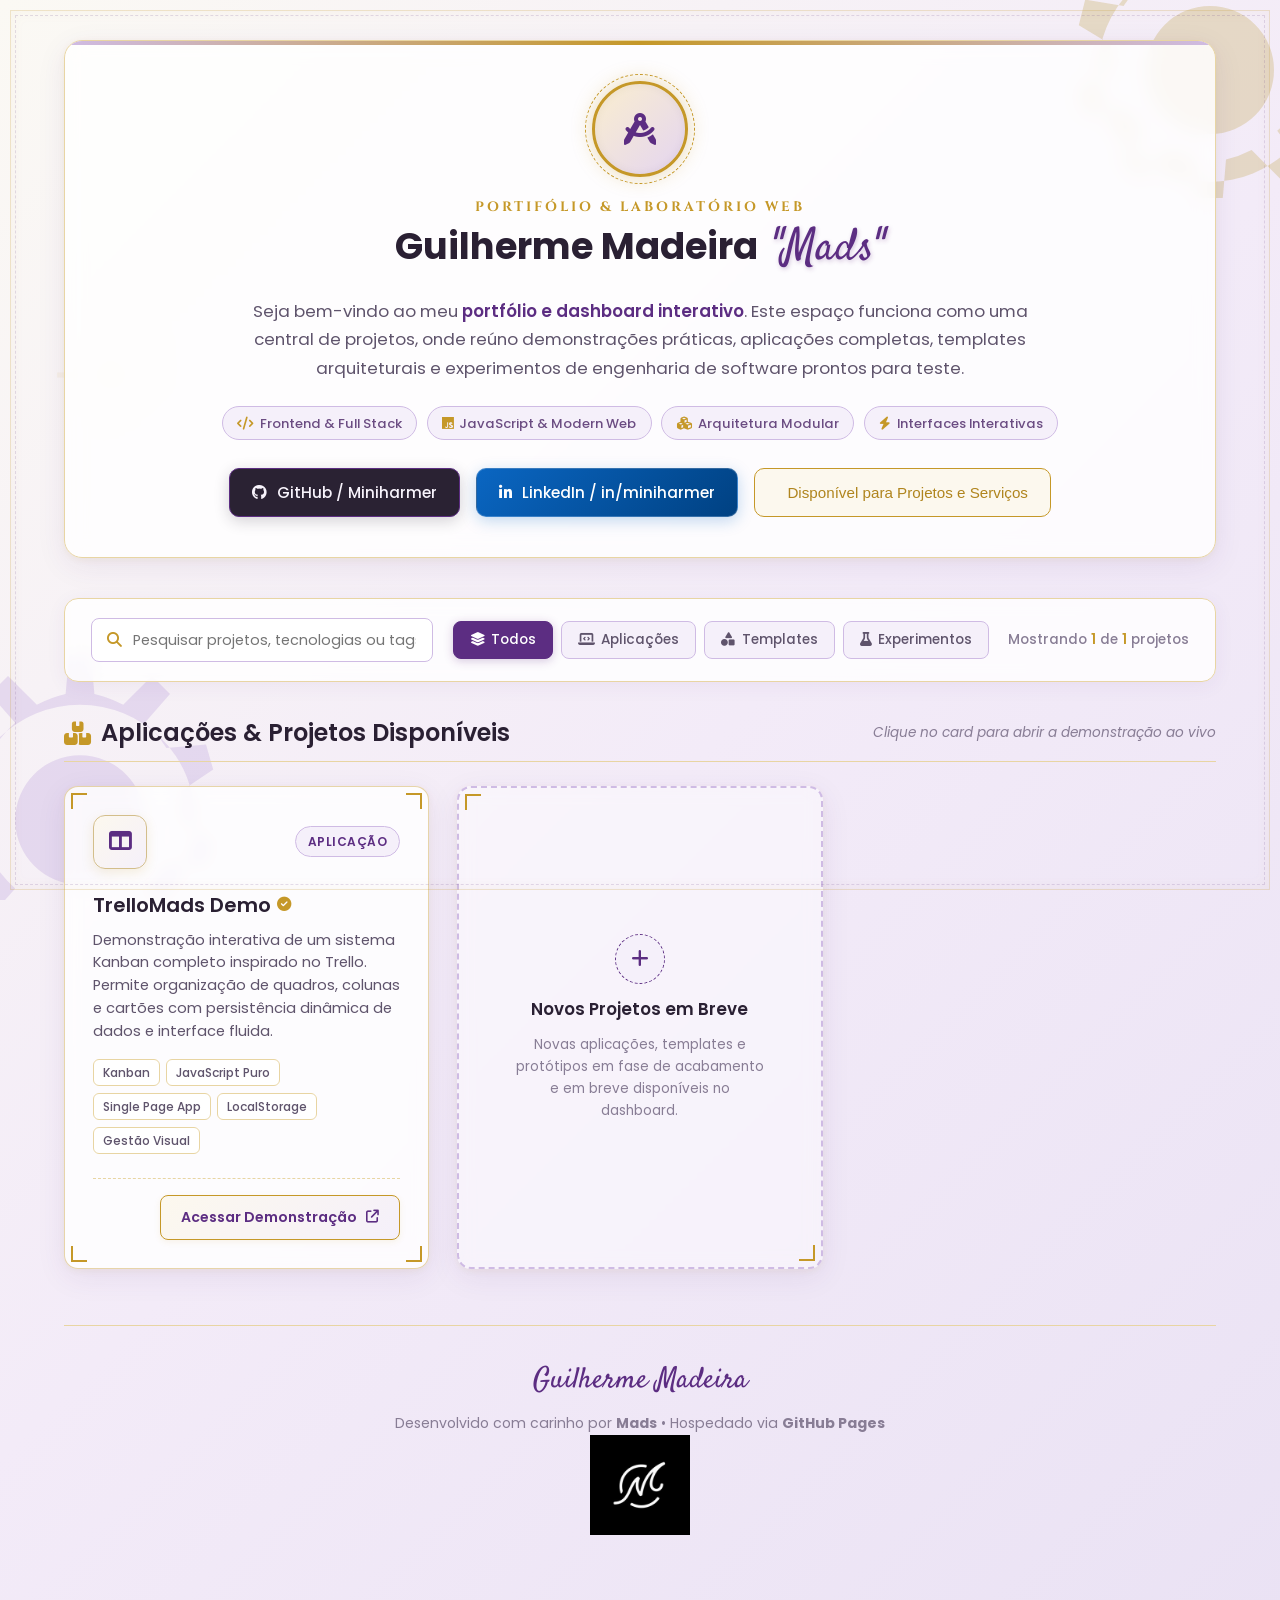
<file: index.html>
<!DOCTYPE html>
<html lang="pt-BR">

<head>
    <meta charset="UTF-8">
    <meta name="viewport" content="width=device-width, initial-scale=1.0">

    <!-- Título da Página & SEO para Recrutadores -->
    <title>Mads | Portfólio & Laboratório de Aplicações</title>
    <link rel="icon" type="image/x-icon" href="favicon.ico">
    <meta name="description"
        content="Portfólio interativo de Guilherme Madeira (Mads). Hub e dashboard de projetos de teste, aplicações web, templates e demonstrações técnicas.">
    <meta name="author" content="Guilherme Madeira (Mads)">

    <!-- Open Graph (Pré-visualização ao compartilhar no LinkedIn, WhatsApp, etc.) -->
    <meta property="og:title" content="Mads | Portfólio & Hub de Projetos">
    <meta property="og:description"
        content="Dashboard de aplicações e templates desenvolvidos por Guilherme Madeira (Mads).">
    <meta property="og:type" content="website">

    <!-- Google Fonts: Poppins (Texto limpo/moderno), Satisfy (Letra de mão elegante) e Cinzel (Toque vintage/clássico) -->
    <link rel="preconnect" href="https://fonts.googleapis.com">
    <link rel="preconnect" href="https://fonts.gstatic.com" crossorigin>
    <link
        href="https://fonts.googleapis.com/css2?family=Cinzel:wght@600;700;800&family=Poppins:wght@300;400;500;600;700&family=Satisfy&display=swap"
        rel="stylesheet">

    <!-- Font Awesome Icons (Ícones para projetos, redes sociais e interface) -->
    <link rel="stylesheet" href="https://cdnjs.cloudflare.com/ajax/libs/font-awesome/6.5.1/css/all.min.css">

    <!-- Folha de Estilos Principal (Pastel Steampunk / Dourado & Roxo) -->
    <link rel="stylesheet" href="./css/style.css">
</head>

<body>

    <!-- ======================================================================
         AMBIENTAÇÃO VINTAGE / STEAMPUNK DE FUNDO (Engrenagens sutis e moldura)
         ====================================================================== -->
    <div class="vintage-frame" aria-hidden="true"></div>

    <div class="steampunk-bg" aria-hidden="true">
        <!-- Engrenagem SVG decorativa superior direita -->
        <svg class="steampunk-gear-1" viewBox="0 0 100 100" fill="currentColor">
            <path
                d="M50,15 A35,35 0 1,0 50,85 A35,35 0 1,0 50,15 Z M50,30 A20,20 0 1,1 50,70 A20,20 0 1,1 50,30 Z M46,2 L54,2 L55,14 A36,36 0 0,1 63,17 L72,8 L78,14 L71,23 A36,36 0 0,1 77,30 L89,28 L91,36 L81,42 A36,36 0 0,1 81,50 L91,56 L89,64 L77,62 A36,36 0 0,1 71,69 L78,78 L72,84 L63,75 A36,36 0 0,1 55,78 L54,90 L46,90 L45,78 A36,36 0 0,1 37,75 L28,84 L22,78 L29,69 A36,36 0 0,1 23,62 L11,64 L9,56 L19,50 A36,36 0 0,1 19,42 L9,36 L11,28 L23,30 A36,36 0 0,1 29,23 L22,14 L28,8 L37,17 A36,36 0 0,1 45,14 Z" />
        </svg>

        <!-- Engrenagem SVG decorativa inferior esquerda -->
        <svg class="steampunk-gear-2" viewBox="0 0 100 100" fill="currentColor">
            <path
                d="M50,18 A32,32 0 1,0 50,82 A32,32 0 1,0 50,18 Z M50,32 A18,18 0 1,1 50,68 A18,18 0 1,1 50,32 Z M47,4 L53,4 L54,15 A33,33 0 0,1 62,18 L70,10 L75,15 L68,23 A33,33 0 0,1 74,30 L85,29 L87,36 L78,42 A33,33 0 0,1 78,50 L87,56 L85,63 L74,62 A33,33 0 0,1 68,69 L75,77 L70,82 L62,74 A33,33 0 0,1 54,77 L53,88 L47,88 L46,77 A33,33 0 0,1 38,74 L30,82 L25,77 L32,69 A33,33 0 0,1 26,62 L15,63 L13,56 L22,50 A33,33 0 0,1 22,42 L13,36 L15,29 L26,30 A33,33 0 0,1 32,23 L25,15 L30,10 L38,18 A33,33 0 0,1 46,15 Z" />
        </svg>

        <!-- Engrenagem lateral sutil -->
        <svg class="steampunk-gear-3" viewBox="0 0 100 100" fill="currentColor">
            <circle cx="50" cy="50" r="30" stroke="currentColor" stroke-width="4" fill="none" />
            <circle cx="50" cy="50" r="10" fill="currentColor" />
            <line x1="50" y1="5" x2="50" y2="95" stroke="currentColor" stroke-width="4" />
            <line x1="5" y1="50" x2="95" y2="50" stroke="currentColor" stroke-width="4" />
        </svg>
    </div>

    <!-- ======================================================================
         CONTEÚDO PRINCIPAL (CONTAINER)
         ====================================================================== -->
    <main class="container">

        <!-- ------------------------------------------------------------------
             SEÇÃO 1: CABEÇALHO / HERO (APRESENTAÇÃO & PERFIL DO MADS)
             ------------------------------------------------------------------ -->
        <header class="hero-header">
            <div class="hero-content">

                <!-- Avatar Temático com Selo de Latão Alquímico -->
                <div class="avatar-steampunk" title="Guilherme Madeira (Mads)">
                    <div class="avatar-gear-ring"></div>
                    <i class="fa-solid fa-compass-drafting"></i>
                </div>

                <!-- Título com Poppins + Caligrafia Feita à Mão -->
                <div class="hero-title-group">
                    <span class="hero-subtitle-top">Portifólio & Laboratório Web</span>
                    <h1 class="hero-main-title">
                        Guilherme Madeira <span class="hero-handwriting">"Mads"</span>
                    </h1>
                </div>

                <!-- Descrição e Objetivo do Portfólio (Focado em Recrutadores & Contratações) -->
                <p class="hero-bio">
                    Seja bem-vindo ao meu <strong>portfólio e dashboard interativo</strong>. Este espaço funciona como
                    uma central de projetos,
                    onde reúno demonstrações práticas, aplicações completas, templates arquiteturais e experimentos de
                    engenharia de software
                    prontos para teste.
                </p>

                <!-- Badges de Especialidades -->
                <div class="hero-badges">
                    <span class="hero-badge"><i class="fa-solid fa-code"></i> Frontend & Full Stack</span>
                    <span class="hero-badge"><i class="fa-brands fa-js"></i> JavaScript & Modern Web</span>
                    <span class="hero-badge"><i class="fa-solid fa-cubes"></i> Arquitetura Modular</span>
                    <span class="hero-badge"><i class="fa-solid fa-bolt"></i> Interfaces Interativas</span>
                </div>

                <!-- Botões de Acesso Rápido às Redes Sociais (GitHub e LinkedIn) -->
                <nav class="social-links" aria-label="Links sociais e profissionais">
                    <!-- Link do GitHub com usuário Miniharmer -->
                    <a href="https://github.com/Miniharmer" target="_blank" rel="noopener noreferrer"
                        class="social-btn github" title="Acessar perfil no GitHub de Guilherme Madeira">
                        <i class="fa-brands fa-github"></i>
                        <span>GitHub / Miniharmer</span>
                    </a>

                    <!-- Link do LinkedIn com usuário in/miniharmer -->
                    <a href="https://www.linkedin.com/in/miniharmer" target="_blank" rel="noopener noreferrer"
                        class="social-btn linkedin" title="Conectar no LinkedIn de Guilherme Madeira">
                        <i class="fa-brands fa-linkedin-in"></i>
                        <span>LinkedIn / in/miniharmer</span>
                    </a>

                    <!-- Botão de Notificação de Disponibilidade -->
                    <button type="button" class="social-btn status"
                        onclick="window.showToast('📧 Disponível para novas oportunidades e desafios!')"
                        title="Status Profissional">
                        <i class="fa-solid fa-sparkles"></i>
                        <span>Disponível para Projetos e Serviços</span>
                    </button>
                </nav>

            </div>
        </header>

        <!-- ------------------------------------------------------------------
             SEÇÃO 2: CONTROLES DO DASHBOARD (BUSCA & FILTROS DE PROJETOS)
             ------------------------------------------------------------------ -->
        <section class="dashboard-controls" aria-label="Filtros e busca do dashboard">
            <!-- Barra de Busca Instantânea -->
            <div class="search-wrapper">
                <i class="fa-solid fa-magnifying-glass"></i>
                <input type="text" id="projectSearch" class="search-input"
                    placeholder="Pesquisar projetos, tecnologias ou tags..." aria-label="Buscar projetos no dashboard">
            </div>

            <!-- Botões de Filtro por Categoria -->
            <div class="filter-group">
                <button type="button" class="filter-btn active" data-filter="all">
                    <i class="fa-solid fa-layer-group"></i> Todos
                </button>
                <button type="button" class="filter-btn" data-filter="app">
                    <i class="fa-solid fa-laptop-code"></i> Aplicações
                </button>
                <button type="button" class="filter-btn" data-filter="template">
                    <i class="fa-solid fa-shapes"></i> Templates
                </button>
                <button type="button" class="filter-btn" data-filter="experimento">
                    <i class="fa-solid fa-flask"></i> Experimentos
                </button>
            </div>

            <!-- Contador Dinâmico de Projetos Exibidos -->
            <div class="projects-counter">
                Mostrando <strong id="visibleProjectsCount">1</strong> de <strong id="totalProjectsCount">1</strong>
                projetos
            </div>
        </section>

        <!-- ------------------------------------------------------------------
             SEÇÃO 3: GRADE DE PROJETOS (DASHBOARD HUB)
             ------------------------------------------------------------------ -->
        <section aria-labelledby="sectionProjectsTitle">
            <div class="section-header">
                <h2 id="sectionProjectsTitle" class="section-title">
                    <i class="fa-solid fa-boxes-stacked"></i> Aplicações & Projetos Disponíveis
                </h2>
                <span class="section-hint">Clique no card para abrir a demonstração ao vivo</span>
            </div>

            <div class="projects-grid" id="projectsGrid">

                <!-- ==========================================================
                     PROJETO 1: TRELLOMADS DEMO
                     Demonstração do Sistema Kanban inspirado no Trello
                     ========================================================== -->
                <article class="project-card" data-category="app">
                    <!-- Cantos ornamentais clássicos estilo vintage -->
                    <div class="card-corners-extra" aria-hidden="true"></div>

                    <!-- Cabeçalho do Card (Ícone temático e Badge) -->
                    <div class="card-top">
                        <div class="card-icon-wrapper" title="Ícone Kanban / TrelloMads">
                            <i class="fa-solid fa-table-columns"></i>
                        </div>
                        <span class="card-category-badge">Aplicação</span>
                    </div>

                    <!-- Conteúdo do Card (Título, Descrição e Tags) -->
                    <div class="card-content">
                        <h3 class="card-title">
                            TrelloMads Demo
                            <i class="fa-solid fa-circle-check" style="color: var(--accent-gold); font-size: 0.9rem;"
                                title="Projeto Verificado & Pronto"></i>
                        </h3>
                        <p class="card-description">
                            Demonstração interativa de um sistema Kanban completo inspirado no Trello.
                            Permite organização de quadros, colunas e cartões com persistência dinâmica de dados e
                            interface fluida.
                        </p>
                        <div class="card-tags">
                            <span class="card-tag">Kanban</span>
                            <span class="card-tag">JavaScript Puro</span>
                            <span class="card-tag">Single Page App</span>
                            <span class="card-tag">LocalStorage</span>
                            <span class="card-tag">Gestão Visual</span>
                        </div>
                    </div>

                    <!-- Ação do Card (Link de redirecionamento para o projeto) -->
                    <div class="card-action">
                        <!-- O href aponta diretamente para a pasta do projeto trellomads-demo -->
                        <a href="trellomads-demo/index.html" class="card-link-btn"
                            title="Abrir demonstração do TrelloMads">
                            <span>Acessar Demonstração</span>
                            <i class="fa-solid fa-arrow-up-right-from-square"></i>
                        </a>
                    </div>
                </article>


                <!-- ==========================================================
                     🛠️ GUIA PARA O MADS: COMO ADICIONAR UM NOVO PROJETO AQUI!
                     ==========================================================
                     Quando você criar ou colar uma nova pasta de projeto aqui dentro
                     (por exemplo: "calculadora-retro" ou "ecommerce-template"),
                     basta COPIAR o modelo abaixo, descomentar e alterar:
                     
                     1. data-category="app" (ou "template", ou "experimento")
                     2. O ícone do Font Awesome (ex: fa-calculator, fa-cart-shopping)
                     3. O título e a descrição
                     4. As tags
                     5. O href="./SUA-NOVA-PASTA/index.html"
                     
                     O Javascript e o CSS vão reconhecer automaticamente!
                     ========================================================== -->

                <!-- [EXEMPLO DE TEMPLATE PRONTO PARA COPIAR E COLAR]:
                <article class="project-card" data-category="app">
                    <div class="card-corners-extra" aria-hidden="true"></div>
                    <div class="card-top">
                        <div class="card-icon-wrapper">
                            <i class="fa-solid fa-rocket"></i>
                        </div>
                        <span class="card-category-badge">Aplicação</span>
                    </div>
                    <div class="card-content">
                        <h3 class="card-title">Nome do Seu Novo Projeto</h3>
                        <p class="card-description">
                            Escreva aqui um breve resumo do que a aplicação faz, os desafios resolvidos e a utilidade.
                        </p>
                        <div class="card-tags">
                            <span class="card-tag">JavaScript</span>
                            <span class="card-tag">HTML5/CSS3</span>
                        </div>
                    </div>
                    <div class="card-action">
                        <a href="./sua-nova-pasta/index.html" class="card-link-btn">
                            <span>Acessar Demonstração</span>
                            <i class="fa-solid fa-arrow-up-right-from-square"></i>
                        </a>
                    </div>
                </article>
                -->

                <!-- Card Indicativo de Expansão Contínua (Slot Placeholder) -->
                <div class="project-card new-slot-card" aria-label="Espaço reservado para próximos projetos">
                    <div class="new-slot-content">
                        <div class="new-slot-icon">
                            <i class="fa-solid fa-plus"></i>
                        </div>
                        <h4 class="new-slot-title">Novos Projetos em Breve</h4>
                        <p class="new-slot-text">
                            Novas aplicações, templates e protótipos em fase de acabamento e em breve disponíveis no
                            dashboard.
                        </p>
                    </div>
                </div>

                <!-- Mensagem exibida caso a busca não retorne nada -->
                <div class="no-results" id="noResultsMessage">
                    <i class="fa-solid fa-compass"></i>
                    <h4>Nenhum projeto encontrado</h4>
                    <p>Tente buscar por outro termo, tecnologia ou selecione a categoria "Todos".</p>
                </div>

            </div>
        </section>

        <!-- ------------------------------------------------------------------
             SEÇÃO 4: RODAPÉ (CRÉDITOS & ASSINATURA)
             ------------------------------------------------------------------ -->
        <footer class="dashboard-footer">
            <div class="footer-content">
                <span class="footer-signature">Guilherme Madeira</span>
                <p class="footer-text">
                    Desenvolvido com carinho por <strong>Mads</strong> • Hospedado via <strong>GitHub Pages</strong><br>
                    <img src="favicon.ico" alt="Favicon" width="100" height="100" title="Guilherme Madeira">
                </p>
            </div>
        </footer>

    </main>

    <!-- Script Principal do Dashboard (Filtros, Busca e Efeitos) -->
    <script src="./js/main.js"></script>
</body>

</html>
</file>
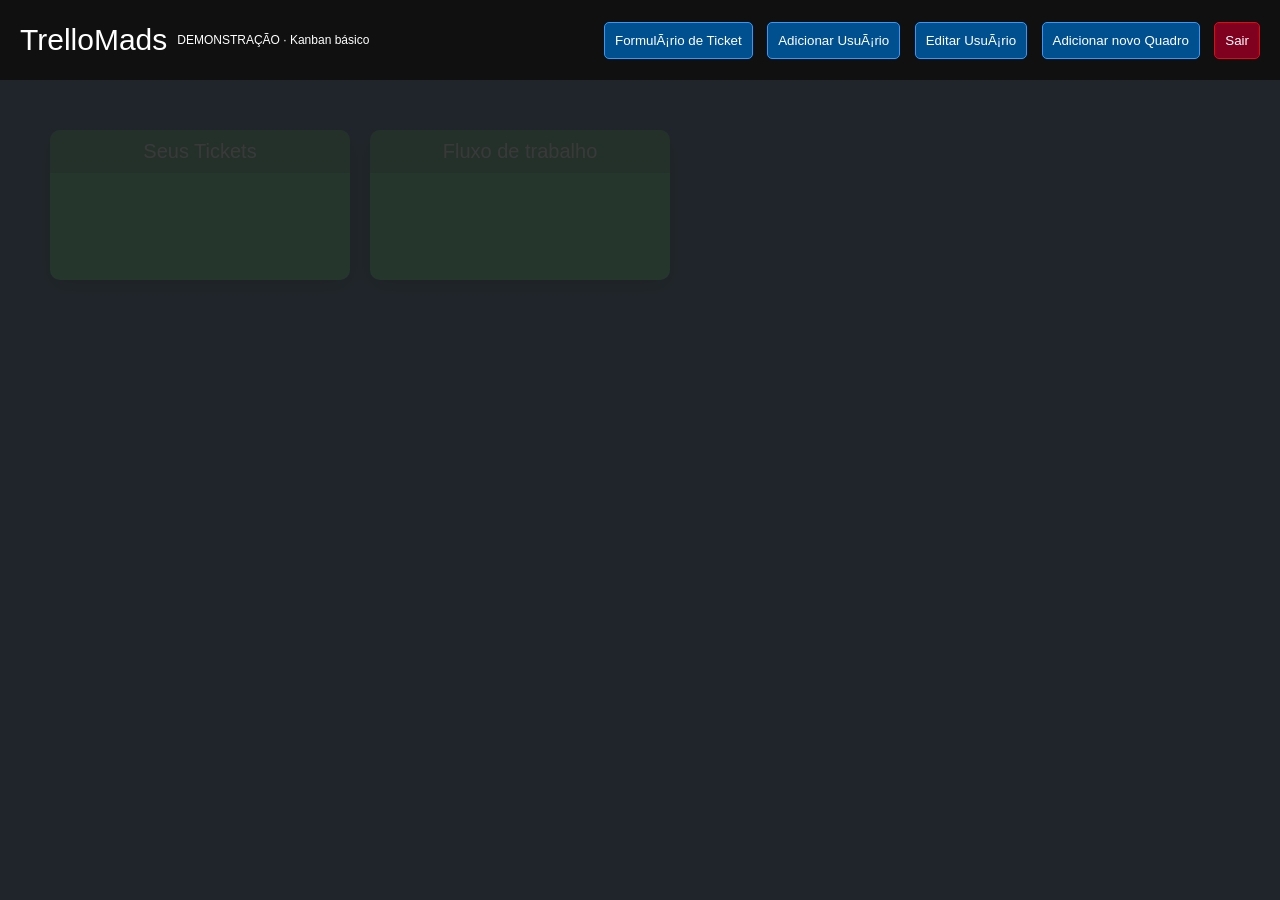
<file: trellomads-demo/index.html>
<!DOCTYPE html>
<html lang="pt-br">
<head>
    <meta charset="UTF-8">
    <meta name="viewport" content="width=device-width, initial-scale=1.0">
    <meta http-equiv="refresh" content="0;url=./dashboard.html">
    <title>TrelloMads | Demonstração</title>
</head>
<body>
    <p><a href="./dashboard.html">Abrir demonstração TrelloMads</a></p>
</body>
</html>
</file>
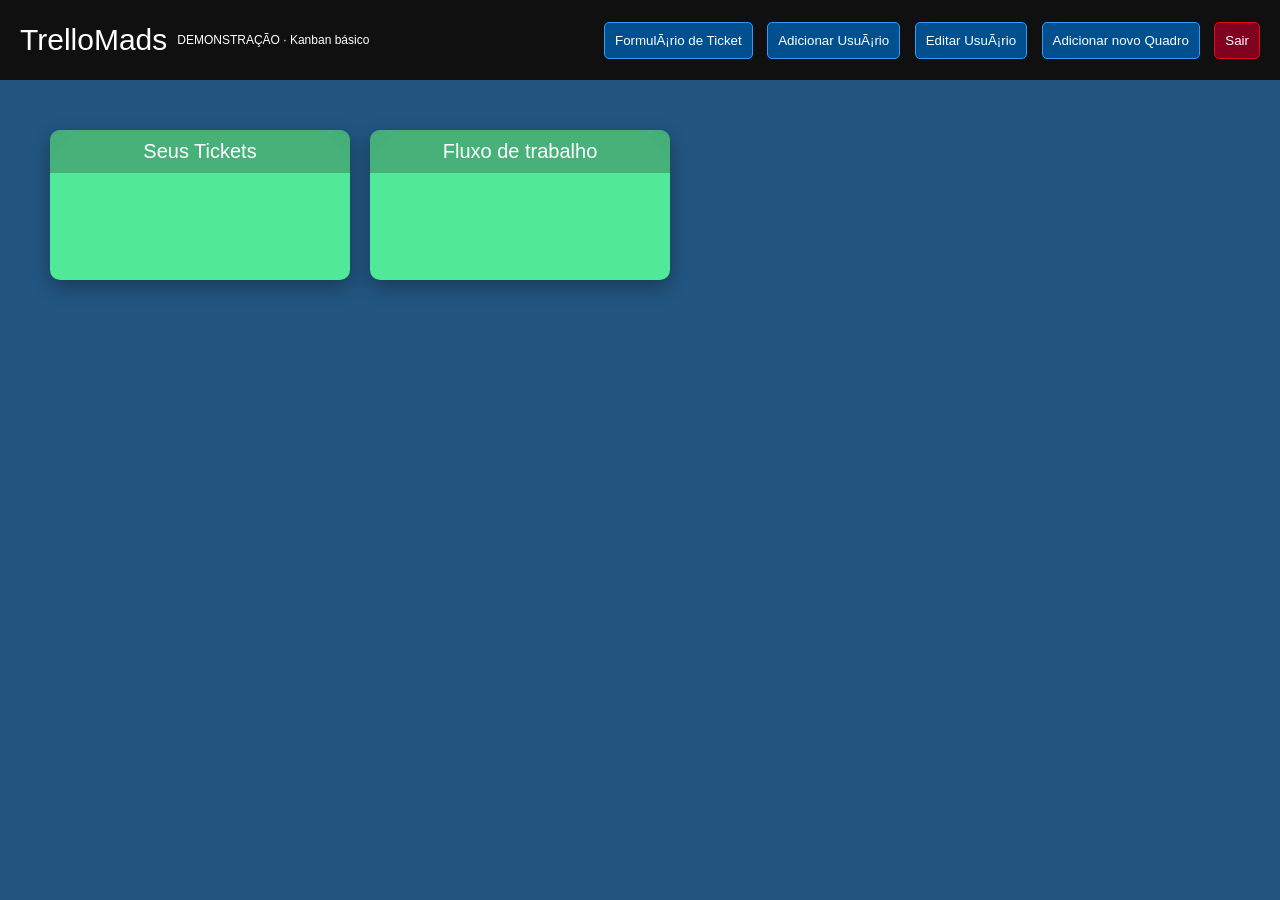
<file: trellomads-demo/dashboard.html>
<!DOCTYPE html>
<html lang="pt-br">
<head>
    <meta charset="UTF-8">
    <meta name="viewport" content="width=device-width, initial-scale=1.0">
    <meta name="description" content="Sistema de Kanban básico para controle de fluxo. Demonstração TrelloMads.">
    <title>TrelloMads | Demonstração</title>
    <link rel="stylesheet" href="../css/dashboard.css">
</head>
<body>
    <div id="fundoLS" class="opacidade1"><div id="iconLS"></div></div>
    <main id="main-content"></main>
    <script src="./demo-api.js"></script>
    <script type="module" src="./dashboard.js"></script>
</body>
</html>
</file>
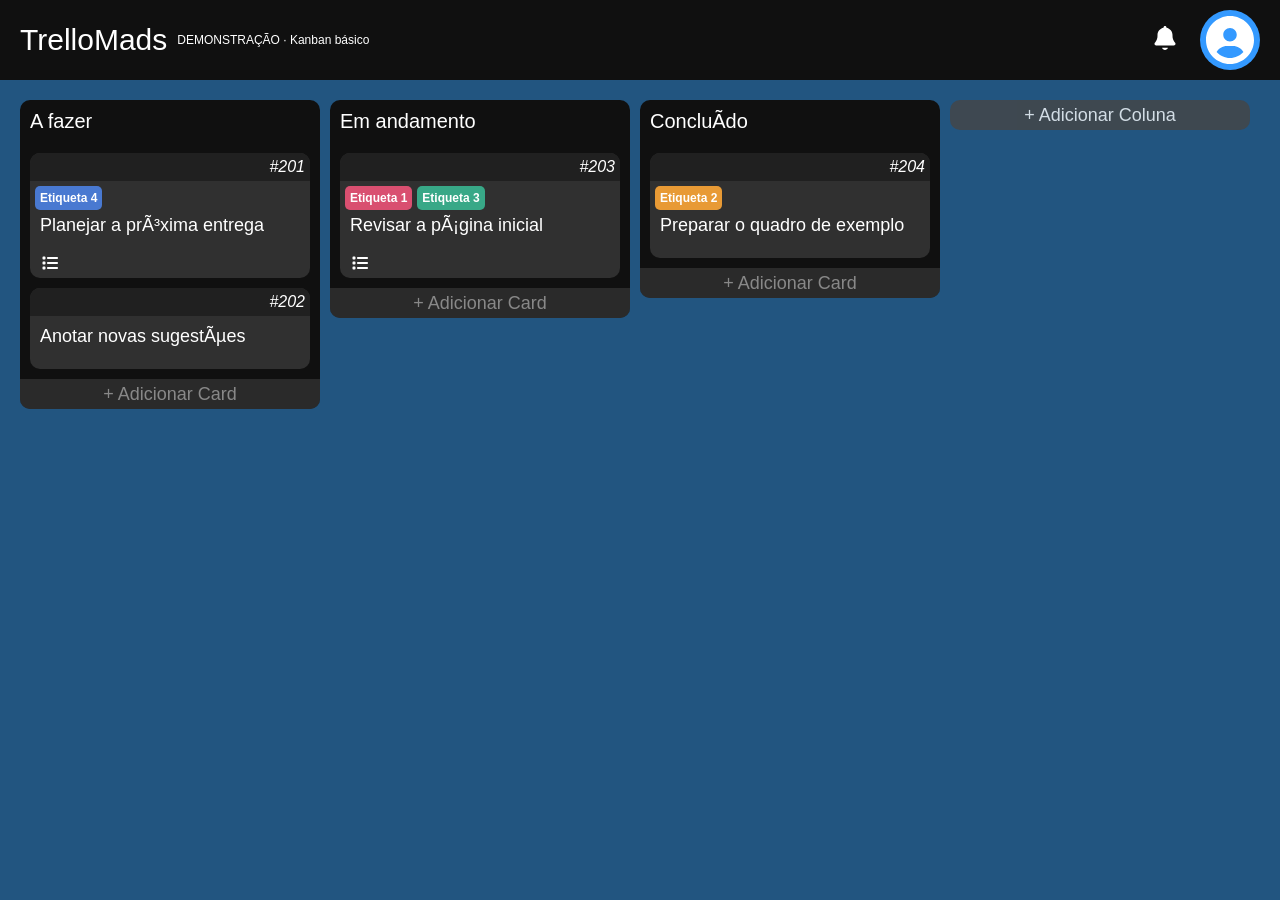
<file: trellomads-demo/quadro.html>
<!DOCTYPE html>
<html lang="pt-br">
<head>
    <meta charset="UTF-8">
    <meta name="viewport" content="width=device-width, initial-scale=1.0">
    <meta name="description" content="Quadro de demonstração de um sistema Kanban básico.">
    <title>TrelloMads | Demonstração do quadro</title>
    <link rel="stylesheet" href="../css/quadro.css">
</head>
<body data-page="board">
    <div id="fundoLS" class="opacidade1"><div id="iconLS"></div></div>
    <div id="smfundoLS" class="opacidade1" style="display:none"><div id="smiconLS"></div></div>
    <main id="main-content"></main>
    <script src="./demo-api.js"></script>
    <script type="module" src="./quadro.js"></script>
</body>
</html>
</file>
<file: css/style.css>
/* ==========================================================================
   PORTFÓLIO & DASHBOARD - GUILHERME MADEIRA (MADS)
   Tema: Retro Vintage / Steampunk & Fantasia (Dourado & Roxo Pastel)
   ========================================================================== */

/* --------------------------------------------------------------------------
   1. VARIÁVEIS DE CORES & CONFIGURAÇÕES GERAIS
   Aqui você pode ajustar as cores de todo o portfólio de forma centralizada.
   Tons pastéis dominam a interface, com cores fortes usadas apenas para destaque.
   -------------------------------------------------------------------------- */
:root {
    /* Cores de Fundo (Tons suaves e claros entre papiro/ouro claro e névoa lilás) */
    --bg-base: #f7f4ed;
    --bg-gradient-start: #fbf9f4;
    --bg-gradient-middle: #f3ebf8;
    --bg-gradient-end: #eae2f4;

    /* Tons Pastéis de Roxo / Ametista Suave */
    --purple-pastel-light: #f5f0fa;
    --purple-pastel-medium: #e4d5f1;
    --purple-pastel-border: #cfbbe4;
    --purple-pastel-text: #6b4c82;

    /* Tons Pastéis de Dourado / Latão Antigo Suave */
    --gold-pastel-light: #fcf8ee;
    --gold-pastel-medium: #faeecf;
    --gold-pastel-border: #e8d5a3;
    --gold-brass-subtle: #d3be8b;

    /* Cores Fortes para Destaque (Acentos Steampunk & Nobreza Fantástica) */
    --accent-gold: #c59828;
    --accent-gold-glow: rgba(197, 152, 40, 0.35);
    --accent-gold-hover: #b0851e;
    
    --accent-purple: #5c2d82;
    --accent-purple-glow: rgba(92, 45, 130, 0.25);
    --accent-purple-hover: #481f69;

    /* Texto & Legibilidade */
    --text-primary: #2a2033;       /* Quase preto com leve tom de ameixa escuro */
    --text-secondary: #5f546c;     /* Roxo acinzentado suave para descrições */
    --text-muted: #887d95;         /* Detalhes pequenos e datas */

    /* Superfícies dos Cards e Elementos */
    --card-bg: rgba(255, 255, 255, 0.82);
    --card-bg-hover: rgba(255, 255, 255, 0.96);
    --card-border: rgba(197, 152, 40, 0.4);
    --card-border-hover: rgba(197, 152, 40, 0.85);

    /* Sombras Elegantes */
    --shadow-subtle: 0 4px 20px rgba(92, 45, 130, 0.06);
    --shadow-card: 0 8px 30px rgba(78, 35, 110, 0.08), 0 2px 8px rgba(197, 152, 40, 0.08);
    --shadow-hover: 0 16px 40px rgba(92, 45, 130, 0.16), 0 0 24px rgba(197, 152, 40, 0.25);

    /* Tipografia */
    --font-primary: 'Poppins', -apple-system, BlinkMacSystemFont, sans-serif;
    --font-handwriting: 'Satisfy', cursive;
    --font-vintage: 'Cinzel', serif;

    /* Transições Suaves */
    --transition: all 0.3s cubic-bezier(0.25, 0.8, 0.25, 1);
}

/* --------------------------------------------------------------------------
   2. RESET & ESTILOS BASE
   -------------------------------------------------------------------------- */
* {
    margin: 0;
    padding: 0;
    box-sizing: border-box;
}

html {
    scroll-behavior: smooth;
}

body {
    font-family: var(--font-primary);
    background: linear-gradient(135deg, var(--bg-gradient-start) 0%, var(--bg-gradient-middle) 50%, var(--bg-gradient-end) 100%);
    color: var(--text-primary);
    min-height: 100vh;
    line-height: 1.6;
    position: relative;
    overflow-x: hidden;
    padding-bottom: 3rem;
}

/* --------------------------------------------------------------------------
   3. ELEMENTOS DE AMBIENTAÇÃO RETRO-FANTASIA / STEAMPUNK
   Engrenagens de latão sutis, texturas clássicas e partículas suaves ao fundo.
   -------------------------------------------------------------------------- */
.steampunk-bg {
    position: fixed;
    top: 0;
    left: 0;
    width: 100%;
    height: 100%;
    pointer-events: none;
    z-index: 0;
    overflow: hidden;
    opacity: 0.45;
}

/* Engrenagem decorativa no canto superior direito */
.steampunk-gear-1 {
    position: absolute;
    top: -90px;
    right: -90px;
    width: 320px;
    height: 320px;
    color: var(--gold-brass-subtle);
    animation: rotateGearClockwise 60s linear infinite;
    transform-origin: center;
}

/* Engrenagem decorativa no canto inferior esquerdo */
.steampunk-gear-2 {
    position: absolute;
    bottom: -100px;
    left: -100px;
    width: 360px;
    height: 360px;
    color: var(--purple-pastel-border);
    animation: rotateGearCounter 80s linear infinite;
    transform-origin: center;
}

/* Pequena engrenagem conectada */
.steampunk-gear-3 {
    position: absolute;
    top: 35%;
    left: 4%;
    width: 120px;
    height: 120px;
    color: var(--gold-pastel-border);
    animation: rotateGearClockwise 45s linear infinite;
    opacity: 0.35;
}

@keyframes rotateGearClockwise {
    from { transform: rotate(0deg); }
    to { transform: rotate(360deg); }
}

@keyframes rotateGearCounter {
    from { transform: rotate(0deg); }
    to { transform: rotate(-360deg); }
}

/* Moldura fina vintage ao redor de toda a página */
.vintage-frame {
    position: fixed;
    top: 10px;
    left: 10px;
    right: 10px;
    bottom: 10px;
    border: 1px solid rgba(197, 152, 40, 0.22);
    pointer-events: none;
    z-index: 99;
    box-shadow: inset 0 0 15px rgba(197, 152, 40, 0.05);
}

.vintage-frame::before {
    content: '';
    position: absolute;
    top: 4px;
    left: 4px;
    right: 4px;
    bottom: 4px;
    border: 1px dashed rgba(92, 45, 130, 0.15);
}

/* --------------------------------------------------------------------------
   4. ESTRUTURA PRINCIPAL (CONTAINER)
   -------------------------------------------------------------------------- */
.container {
    width: 100%;
    max-width: 1200px;
    margin: 0 auto;
    padding: 2.5rem 1.5rem;
    position: relative;
    z-index: 1;
}

/* --------------------------------------------------------------------------
   5. CABEÇALHO / HERO (PERFIL & APRESENTAÇÃO)
   -------------------------------------------------------------------------- */
.hero-header {
    background: var(--card-bg);
    border: 1px solid var(--gold-pastel-border);
    border-radius: 18px;
    padding: 2.5rem;
    box-shadow: var(--shadow-card);
    backdrop-filter: blur(10px);
    -webkit-backdrop-filter: blur(10px);
    margin-bottom: 2.5rem;
    position: relative;
    overflow: hidden;
}

/* Linha superior decorativa de ouro */
.hero-header::before {
    content: '';
    position: absolute;
    top: 0;
    left: 0;
    right: 0;
    height: 4px;
    background: linear-gradient(90deg, var(--purple-pastel-border), var(--accent-gold), var(--purple-pastel-border));
}

.hero-content {
    display: flex;
    flex-direction: column;
    align-items: center;
    text-align: center;
    gap: 1.25rem;
}

/* Selo / Avatar Steampunk com as Iniciais "Mads" */
.avatar-steampunk {
    position: relative;
    width: 96px;
    height: 96px;
    border-radius: 50%;
    background: linear-gradient(135deg, var(--gold-pastel-medium) 0%, var(--purple-pastel-medium) 100%);
    border: 3px solid var(--accent-gold);
    box-shadow: 0 0 20px var(--accent-gold-glow), inset 0 0 10px rgba(0, 0, 0, 0.05);
    display: flex;
    align-items: center;
    justify-content: center;
    font-size: 2rem;
    color: var(--accent-purple);
    transition: var(--transition);
}

.avatar-steampunk:hover {
    transform: rotate(15deg) scale(1.06);
    box-shadow: 0 0 30px var(--accent-gold-glow);
}

.avatar-gear-ring {
    position: absolute;
    width: 110px;
    height: 110px;
    border-radius: 50%;
    border: 1px dashed var(--accent-gold);
    animation: rotateGearClockwise 30s linear infinite;
    pointer-events: none;
}

/* Título com mistura de estilos: Poppins + Caligrafia Feita à Mão */
.hero-title-group {
    display: flex;
    flex-direction: column;
    align-items: center;
}

.hero-subtitle-top {
    font-family: var(--font-vintage);
    font-size: 0.85rem;
    letter-spacing: 3px;
    text-transform: uppercase;
    color: var(--accent-gold);
    font-weight: 700;
    margin-bottom: 0.25rem;
}

.hero-main-title {
    font-size: 2.3rem;
    font-weight: 700;
    color: var(--text-primary);
    line-height: 1.2;
}

/* O toque especial de letra de mão vintage */
.hero-handwriting {
    font-family: var(--font-handwriting);
    font-size: 2.8rem;
    font-weight: normal;
    color: var(--accent-purple);
    margin-left: 0.4rem;
    text-shadow: 1px 2px 4px var(--accent-purple-glow);
    display: inline-block;
}

/* Descrição e objetivo do portfólio */
.hero-bio {
    max-width: 780px;
    color: var(--text-secondary);
    font-size: 1.05rem;
    line-height: 1.7;
}

.hero-bio strong {
    color: var(--accent-purple);
    font-weight: 600;
}

/* Badges e tags do perfil */
.hero-badges {
    display: flex;
    flex-wrap: wrap;
    justify-content: center;
    gap: 0.6rem;
    margin-top: 0.25rem;
}

.hero-badge {
    background: var(--purple-pastel-light);
    border: 1px solid var(--purple-pastel-border);
    color: var(--purple-pastel-text);
    padding: 0.35rem 0.9rem;
    border-radius: 20px;
    font-size: 0.82rem;
    font-weight: 500;
    display: inline-flex;
    align-items: center;
    gap: 0.4rem;
}

.hero-badge i {
    color: var(--accent-gold);
}

/* --------------------------------------------------------------------------
   6. BOTÕES DE REDES SOCIAIS & CONTATO (GITHUB, LINKEDIN)
   -------------------------------------------------------------------------- */
.social-links {
    display: flex;
    flex-wrap: wrap;
    justify-content: center;
    gap: 1rem;
    margin-top: 0.5rem;
}

.social-btn {
    display: inline-flex;
    align-items: center;
    gap: 0.6rem;
    padding: 0.7rem 1.4rem;
    border-radius: 10px;
    text-decoration: none;
    font-size: 0.95rem;
    font-weight: 500;
    transition: var(--transition);
    position: relative;
    overflow: hidden;
}

/* Botão GitHub */
.social-btn.github {
    background: #2a2233;
    color: #f7f3fb;
    border: 1px solid var(--accent-purple);
    box-shadow: 0 4px 15px rgba(42, 34, 51, 0.2);
}

.social-btn.github:hover {
    background: #3c2f49;
    color: #ffd768;
    transform: translateY(-2px);
    box-shadow: 0 6px 20px rgba(92, 45, 130, 0.3);
}

/* Botão LinkedIn */
.social-btn.linkedin {
    background: linear-gradient(135deg, #0a66c2 0%, #004182 100%);
    color: #ffffff;
    border: 1px solid rgba(255, 255, 255, 0.2);
    box-shadow: 0 4px 15px rgba(10, 102, 194, 0.25);
}

.social-btn.linkedin:hover {
    background: linear-gradient(135deg, #0077b5 0%, #00558f 100%);
    color: #ffffff;
    transform: translateY(-2px);
    box-shadow: 0 6px 20px rgba(10, 102, 194, 0.4);
}

/* Botão Copiar Contato / Status */
.social-btn.status {
    background: var(--gold-pastel-light);
    color: var(--accent-gold-hover);
    border: 1px solid var(--accent-gold);
}

.social-btn.status:hover {
    background: var(--gold-pastel-medium);
    transform: translateY(-2px);
}

/* --------------------------------------------------------------------------
   7. BARRA DE CONTROLE DO DASHBOARD (BUSCA & FILTROS)
   -------------------------------------------------------------------------- */
.dashboard-controls {
    display: flex;
    flex-wrap: wrap;
    align-items: center;
    justify-content: space-between;
    gap: 1.2rem;
    margin-bottom: 2rem;
    padding: 1.2rem 1.6rem;
    background: var(--card-bg);
    border: 1px solid var(--gold-pastel-border);
    border-radius: 14px;
    box-shadow: var(--shadow-subtle);
    backdrop-filter: blur(8px);
}

/* Campo de Pesquisa Rápida */
.search-wrapper {
    position: relative;
    flex: 1;
    min-width: 260px;
    max-width: 450px;
}

.search-wrapper i {
    position: absolute;
    left: 1rem;
    top: 50%;
    transform: translateY(-50%);
    color: var(--accent-gold);
    font-size: 0.95rem;
}

.search-input {
    width: 100%;
    padding: 0.65rem 1rem 0.65rem 2.6rem;
    border: 1px solid var(--purple-pastel-border);
    border-radius: 8px;
    font-family: var(--font-primary);
    font-size: 0.9rem;
    background: rgba(255, 255, 255, 0.9);
    color: var(--text-primary);
    transition: var(--transition);
}

.search-input:focus {
    outline: none;
    border-color: var(--accent-gold);
    box-shadow: 0 0 0 3px var(--accent-gold-glow);
}

/* Filtros por Categoria */
.filter-group {
    display: flex;
    flex-wrap: wrap;
    gap: 0.5rem;
}

.filter-btn {
    background: var(--purple-pastel-light);
    border: 1px solid var(--purple-pastel-border);
    color: var(--text-secondary);
    padding: 0.5rem 1rem;
    border-radius: 8px;
    font-family: var(--font-primary);
    font-size: 0.85rem;
    font-weight: 500;
    cursor: pointer;
    transition: var(--transition);
    display: inline-flex;
    align-items: center;
    gap: 0.4rem;
}

.filter-btn:hover {
    background: var(--purple-pastel-medium);
    color: var(--accent-purple);
}

.filter-btn.active {
    background: var(--accent-purple);
    color: #ffffff;
    border-color: var(--accent-purple);
    box-shadow: 0 2px 10px var(--accent-purple-glow);
}

/* Contador de Projetos */
.projects-counter {
    font-size: 0.85rem;
    color: var(--text-muted);
    font-weight: 500;
}

.projects-counter strong {
    color: var(--accent-gold);
    font-weight: 600;
}

/* --------------------------------------------------------------------------
   8. CABEÇALHO DA SEÇÃO DE PROJETOS
   -------------------------------------------------------------------------- */
.section-header {
    display: flex;
    align-items: center;
    justify-content: space-between;
    margin-bottom: 1.5rem;
    padding-bottom: 0.5rem;
    border-bottom: 1px solid var(--gold-pastel-border);
}

.section-title {
    font-size: 1.5rem;
    font-weight: 600;
    color: var(--text-primary);
    display: flex;
    align-items: center;
    gap: 0.6rem;
}

.section-title i {
    color: var(--accent-gold);
}

.section-hint {
    font-size: 0.85rem;
    color: var(--text-muted);
    font-style: italic;
}

/* --------------------------------------------------------------------------
   9. GRID DE CARDS DE PROJETOS
   Projetado para ser totalmente responsivo e fácil de expandir.
   -------------------------------------------------------------------------- */
.projects-grid {
    display: grid;
    grid-template-columns: repeat(auto-fill, minmax(320px, 1fr));
    gap: 1.75rem;
    position: relative;
    z-index: 1;
}

/* Card Individual de Projeto (Visual Alquímico / Steampunk) */
.project-card {
    background: var(--card-bg);
    border: 1px solid var(--card-border);
    border-radius: 14px;
    padding: 1.75rem;
    display: flex;
    flex-direction: column;
    justify-content: space-between;
    box-shadow: var(--shadow-card);
    transition: var(--transition);
    position: relative;
    overflow: hidden;
    backdrop-filter: blur(8px);
    -webkit-backdrop-filter: blur(8px);
}

/* Cantos ornamentais clássicos estilo moldura */
.project-card::before,
.project-card::after {
    content: '';
    position: absolute;
    width: 14px;
    height: 14px;
    pointer-events: none;
    border-color: var(--accent-gold);
    border-style: solid;
    transition: var(--transition);
}

.project-card::before {
    top: 6px;
    left: 6px;
    border-width: 2px 0 0 2px;
}

.project-card::after {
    bottom: 6px;
    right: 6px;
    border-width: 0 2px 2px 0;
}

/* Cantos complementares */
.card-corners-extra {
    position: absolute;
    inset: 0;
    pointer-events: none;
}

.card-corners-extra::before,
.card-corners-extra::after {
    content: '';
    position: absolute;
    width: 14px;
    height: 14px;
    border-color: var(--accent-gold);
    border-style: solid;
    transition: var(--transition);
}

.card-corners-extra::before {
    top: 6px;
    right: 6px;
    border-width: 2px 2px 0 0;
}

.card-corners-extra::after {
    bottom: 6px;
    left: 6px;
    border-width: 0 0 2px 2px;
}

/* Efeito Hover do Card */
.project-card:hover {
    transform: translateY(-5px);
    border-color: var(--card-border-hover);
    box-shadow: var(--shadow-hover);
    background: var(--card-bg-hover);
}

.project-card:hover::before,
.project-card:hover::after,
.project-card:hover .card-corners-extra::before,
.project-card:hover .card-corners-extra::after {
    width: 20px;
    height: 20px;
    border-color: var(--accent-purple);
}

/* Cabeçalho do Card (Ícone e Badge de Categoria) */
.card-top {
    display: flex;
    align-items: center;
    justify-content: space-between;
    margin-bottom: 1.25rem;
}

.card-icon-wrapper {
    width: 54px;
    height: 54px;
    border-radius: 12px;
    background: linear-gradient(135deg, var(--gold-pastel-light) 0%, var(--purple-pastel-light) 100%);
    border: 1px solid var(--gold-brass-subtle);
    display: flex;
    align-items: center;
    justify-content: center;
    font-size: 1.4rem;
    color: var(--accent-purple);
    box-shadow: 0 4px 12px rgba(197, 152, 40, 0.15);
    transition: var(--transition);
}

.project-card:hover .card-icon-wrapper {
    transform: rotate(-8deg) scale(1.08);
    background: linear-gradient(135deg, var(--accent-gold) 0%, var(--accent-purple) 100%);
    color: #ffffff;
    box-shadow: 0 6px 18px var(--accent-gold-glow);
}

.card-category-badge {
    font-size: 0.75rem;
    font-weight: 600;
    text-transform: uppercase;
    letter-spacing: 0.5px;
    padding: 0.3rem 0.75rem;
    border-radius: 16px;
    background: var(--purple-pastel-light);
    color: var(--accent-purple);
    border: 1px solid var(--purple-pastel-border);
}

/* Corpo do Card (Título, Descrição e Tags) */
.card-content {
    flex-grow: 1;
    margin-bottom: 1.5rem;
}

.card-title {
    font-size: 1.25rem;
    font-weight: 600;
    color: var(--text-primary);
    margin-bottom: 0.5rem;
    transition: var(--transition);
    display: flex;
    align-items: center;
    gap: 0.4rem;
}

.project-card:hover .card-title {
    color: var(--accent-purple);
}

.card-description {
    font-size: 0.92rem;
    color: var(--text-secondary);
    line-height: 1.55;
    margin-bottom: 1rem;
}

.card-tags {
    display: flex;
    flex-wrap: wrap;
    gap: 0.4rem;
}

.card-tag {
    font-size: 0.75rem;
    background: rgba(255, 255, 255, 0.8);
    border: 1px solid var(--gold-pastel-border);
    color: var(--text-secondary);
    padding: 0.2rem 0.55rem;
    border-radius: 6px;
    font-weight: 500;
}

/* Rodapé do Card (Botão de Ação / Link Direto) */
.card-action {
    display: flex;
    align-items: center;
    justify-content: flex-end;
    padding-top: 1rem;
    border-top: 1px dashed var(--gold-pastel-border);
}

.card-link-btn {
    display: inline-flex;
    align-items: center;
    gap: 0.6rem;
    padding: 0.65rem 1.25rem;
    background: linear-gradient(135deg, var(--gold-pastel-light) 0%, var(--purple-pastel-light) 100%);
    border: 1px solid var(--accent-gold);
    border-radius: 8px;
    color: var(--accent-purple);
    font-weight: 600;
    font-size: 0.88rem;
    text-decoration: none;
    transition: var(--transition);
    box-shadow: 0 2px 6px rgba(197, 152, 40, 0.1);
}

.card-link-btn i {
    font-size: 0.8rem;
    transition: transform 0.25s ease;
}

.card-link-btn:hover {
    background: linear-gradient(135deg, var(--accent-gold) 0%, var(--accent-purple) 100%);
    color: #ffffff;
    border-color: transparent;
    transform: translateY(-2px);
    box-shadow: 0 4px 15px var(--accent-purple-glow);
}

.card-link-btn:hover i {
    transform: translate(3px, -3px);
}

/* --------------------------------------------------------------------------
   10. CARD CONVITE PARA NOVO PROJETO (DASHBOARD SLOT)
   Mostra visualmente que o dashboard é expansível
   -------------------------------------------------------------------------- */
.project-card.new-slot-card {
    border: 2px dashed var(--purple-pastel-border);
    background: rgba(255, 255, 255, 0.45);
    display: flex;
    align-items: center;
    justify-content: center;
    text-align: center;
    min-height: 250px;
    cursor: default;
}

.new-slot-content {
    display: flex;
    flex-direction: column;
    align-items: center;
    gap: 0.75rem;
    padding: 1rem;
}

.new-slot-icon {
    width: 50px;
    height: 50px;
    border-radius: 50%;
    background: var(--purple-pastel-light);
    border: 1px dashed var(--accent-purple);
    display: flex;
    align-items: center;
    justify-content: center;
    color: var(--accent-purple);
    font-size: 1.2rem;
}

.new-slot-title {
    font-size: 1.05rem;
    font-weight: 600;
    color: var(--text-primary);
}

.new-slot-text {
    font-size: 0.85rem;
    color: var(--text-muted);
    max-width: 250px;
}

/* --------------------------------------------------------------------------
   11. MENSAGEM DE "NENHUM PROJETO ENCONTRADO" NO FILTRO
   -------------------------------------------------------------------------- */
.no-results {
    grid-column: 1 / -1;
    text-align: center;
    padding: 3rem 1rem;
    background: var(--card-bg);
    border: 1px dashed var(--gold-pastel-border);
    border-radius: 12px;
    display: none;
}

.no-results i {
    font-size: 2.5rem;
    color: var(--gold-brass-subtle);
    margin-bottom: 0.8rem;
}

.no-results h4 {
    font-size: 1.15rem;
    color: var(--text-primary);
    margin-bottom: 0.4rem;
}

.no-results p {
    font-size: 0.9rem;
    color: var(--text-muted);
}

/* --------------------------------------------------------------------------
   12. RODAPÉ (FOOTER VINTAGE)
   -------------------------------------------------------------------------- */
.dashboard-footer {
    margin-top: 3.5rem;
    padding-top: 2rem;
    border-top: 1px solid var(--gold-pastel-border);
    text-align: center;
    position: relative;
    z-index: 1;
}

.footer-content {
    display: flex;
    flex-direction: column;
    align-items: center;
    gap: 0.5rem;
}

.footer-signature {
    font-family: var(--font-handwriting);
    font-size: 1.8rem;
    color: var(--accent-purple);
}

.footer-text {
    font-size: 0.88rem;
    color: var(--text-muted);
}

.footer-text i {
    color: #d15656;
}

/* Toast de Notificação (ex: ao copiar email ou link) */
.toast-notice {
    position: fixed;
    bottom: 2rem;
    right: 2rem;
    background: var(--text-primary);
    color: #ffffff;
    padding: 0.8rem 1.4rem;
    border-radius: 10px;
    border-left: 4px solid var(--accent-gold);
    box-shadow: 0 8px 25px rgba(0, 0, 0, 0.2);
    font-size: 0.9rem;
    z-index: 1000;
    transform: translateY(100px);
    opacity: 0;
    transition: var(--transition);
    pointer-events: none;
}

.toast-notice.show {
    transform: translateY(0);
    opacity: 1;
}

/* --------------------------------------------------------------------------
   13. RESPONSIVIDADE
   -------------------------------------------------------------------------- */
@media (max-width: 768px) {
    .container {
        padding: 1.5rem 1rem;
    }

    .hero-header {
        padding: 1.75rem 1.25rem;
    }

    .hero-main-title {
        font-size: 1.8rem;
    }

    .hero-handwriting {
        font-size: 2.2rem;
    }

    .dashboard-controls {
        flex-direction: column;
        align-items: stretch;
    }

    .search-wrapper {
        max-width: 100%;
    }

    .projects-grid {
        grid-template-columns: 1fr;
    }

    .steampunk-gear-1,
    .steampunk-gear-2 {
        opacity: 0.2;
    }
}
</file>
<file: css/dashboard.css>
:root {
    --azul-escuro: #005090;
    --azul-claro: #3399ff;

    --vermelho-claro: #E50914;
    --vermelho-escuro: #800020;

}

   


body, html {
    width: 100%;
    height: 100%;
    margin: 0;
    font-family: Arial, Helvetica, sans-serif;
    
    scrollbar-width: thin;
      /* Primeira cor é o polegar (thumb), a segunda é o fundo (track) */
  scrollbar-color: #505050 #303030;
}
/* Largura da barra vertical */
::-webkit-scrollbar {
  width: 10px;
}

/* Cor do fundo (trilho) da barra */
::-webkit-scrollbar-track {
  background: #303030;
  border-radius: 5px;
}

/* Cor da parte que se move (polegar) */
::-webkit-scrollbar-thumb {
  background: #888;
  border-radius: 5px;
}

/* Cor ao passar o mouse por cima */
::-webkit-scrollbar-thumb:hover {
  background: #555;
}




.opacidade1 {
    opacity: 1;
    display: flex;
    transition: opacity 0.3s ease;
}

.opacidade0 {
    opacity: 0;
    transition: opacity 0.3s ease;
    pointer-events: none;
}
#fundoLS{
    /* display: grid; */
    justify-items: center;
    justify-content: center;
    align-items: center;
    width: 100%;
    height: 100%;
    background-color: #202020;
    position: fixed;
    top: 0;
    left: 0;
    z-index: 100;
}

#iconLS{
  width: 50px;
  height: 50px;
  border: 5px solid #ccc;
  border-top: 5px solid #007bff;
  border-radius: 50%;
  animation: spin 1s linear infinite;
}

@keyframes spin {
  0% { transform: rotate(0deg); }
  100% { transform: rotate(360deg); }
}



.botaoSimples{
    background-color: #005090;
    color: white;
    border: solid #3399ff  1px;
    padding: 10px;
    border-radius: 5px;
    transition: all 0.3s ease
}
.botaoSimples:hover{
    cursor: pointer;
    background-color: #3399ff;
    
}
.botaoSimplesDark{
    background-color: #202020;
    color: white;
    border: solid #505050  1px;
    padding: 10px;
    border-radius: 5px;
    transition: all 0.3s ease
}
.botaoSimplesDark:hover{
    cursor: pointer;
    background-color: #505050;
    
}
.botaoSimplesDarkInv{
    background-color: #505050;
    color: white;
    border: solid #202020  1px;
    padding: 10px;
    border-radius: 5px;
    transition: all 0.3s ease
}
.botaoSimplesDarkInv:hover{
    cursor: pointer;
    background-color: #202020;
    
}
.botaoSimplesVerde{
    background-color: #14422B;
    color: white;
    border: solid #46A374  1px;
    padding: 10px;
    border-radius: 5px;
    transition: all 0.3s ease
}
.botaoSimplesVerde:hover{
    cursor: pointer;
    background-color: #46A374;
    
}
.botaoSimplesVermelho{
    background-color: var(--vermelho-escuro);
    color: white;
    border: solid var(--vermelho-claro) 1px;
    padding: 10px;
    border-radius: 5px;
    transition: all 0.3s ease
}
.botaoSimplesVermelho:hover{
    cursor: pointer;
    background-color: var(--vermelho-claro);
    
}

.modalBg {
    display: grid;
    justify-items: center;
    justify-content: center;
    align-items: center;
    width: 100%;
    height: 100%;
    background-color: rgba(0, 0, 0, 0.5);
    position: fixed;
    top: 0;
    left: 0;
    z-index: 100;
}
.modalBase{
    display: grid;
    background-color: #202020;
    border-radius: 10px;
    padding: 20px;
    justify-content: center;
}

#main-content{
    width: 100%;
    height: 100%;
    margin: 0;
    position: relative;

}


#headerDashboard{
    position:fixed;
    width: 100%;
    height: 80px;
    background-color: #101010;
    top:0;
    justify-content: center;
    z-index: 100;
    align-content: center;

    

}
#contentHeader{
    display: flex;
    justify-content: space-between;
    margin: 0  20px 0 20px;
}

#corpoDashboard{
    width: 100%;
    height: 100%;
    
    display: grid;

}

#containerPrimario{
    display: grid;
    width: 100%;
    height: 100%;
        background-color: #225580;
}


#containerQuadros{
    display: flex;
    gap: 20px;
    padding: 50px;
    grid-template-columns: repeat(3, 1fr);
    margin-top: 80px;
    
}



.divQuadro{
    border-radius: 10px;
    width: 300px;
    height: 150px;
    color: white;
    background-color: #51e898;
    box-shadow: 0px 7px 20px rgba(0,0,0,0.3);
    transition: transform 0.2s ease;
   


}

.divQuadro:hover{
    transform: translateY(-20px);
    box-shadow: 0px 14px 25px rgba(0,0,0,0.3);
    cursor: pointer;
}

.tituloQuadroDiv{
    padding-top: 10px;
    padding-bottom: 10px;
    border-radius: 10px 10px 0 0;
    backdrop-filter: blur(10px);
    background-color: rgb(50, 50, 50,0.3);
    justify-content: center;
    display: grid;

}

.tituloQuadro{
    font-size: 20px;

}

#contentHeader{
    display: flex;
    justify-content: space-between;
    margin: 0  20px 0 20px;
}



.buttonWttBorder{
    background-color: #0079bf;
    padding: 10px;
    width: 200px;
    border-radius: 5px;
    border: none;
    color: white;
    transition: background-color 0.3s ease
}

#buttonAddHeader:hover{
    background-color: #00c2e0;
    cursor: pointer;
}

#homeHeader{
    color: white;
    font-size: 30px;
    cursor: pointer;
    display:flex;
    align-items: center ;
}

.inputLogin{
    padding: 7px 5px 7px 5px;
    margin-bottom: 20px;
    border-radius: 7px;
    width: calc(100% - 10px);
    border: solid 2px #bbbbbb;
    outline: none;
    transition: border ease 0.2s;
}
.inputLogin:focus{
     border: solid 2px #0079bf;
}
</file>
<file: css/quadro.css>
@import "dashboard.css";



#container-coluna {

    position: grid;
    background-color: transparent;
    width: 100%;
    height: 100%;

}

#container-content {
    position: absolute;
    width: 100%;
    height: calc(100% - 80px);
    padding: 20px;
    box-sizing: border-box;
    background-color: #225580;
    margin-top: 80px;
    display: flex;
    overflow-x: auto;
    align-items: flex-start;
    /* ← ESSA LINHA */
    gap: 10px;
}

.opacidade1 {
    opacity: 1;
    display: flex;
    transition: opacity 0.3s ease;
}

.opacidade0 {
    opacity: 0;
    transition: opacity 0.3s ease;
    pointer-events: none;
}

#fundoLS {
    /* display: grid; */
    justify-items: center;
    justify-content: center;
    align-items: center;
    width: 100%;
    height: 100%;
    background-color: #202020;
    position: fixed;
    top: 0;
    left: 0;
    z-index: 99999;
}

#iconLS {
    width: 50px;
    height: 50px;
    border: 5px solid #ccc;
    border-top: 5px solid #007bff;
    border-radius: 50%;
    animation: spin 1s linear infinite;
}

#smfundoLS {
    /* display: grid; */
    justify-items: center;
    justify-content: center;
    align-items: center;
    width: 100%;
    height: 100%;
    background-color: rgba(0, 0, 0, 0.5);
    position: fixed;
    top: 0;
    left: 0;
    z-index: 99999;
}

#smiconLS {
    width: 50px;
    height: 50px;
    border: 5px solid #ccc;
    border-top: 5px solid #007bff;
    border-radius: 50%;
    animation: spin 1s linear infinite;
}

@keyframes spin {
    0% {
        transform: rotate(0deg);
    }

    100% {
        transform: rotate(360deg);
    }
}


.colunaDiv {
    /* height:max-content; */

    background-color: #101010;
    min-width: 300px;
    max-width: 300px;
    border-radius: 10px;
    /* min-height: 0; */
    max-height: 100%;
    flex-direction: column;
    display: flex;

}

.colunaTitulo {
    /* padding: 10px; */
    color: white;
    font-size: 20px;
    overflow-wrap: break-word;
    text-overflow: ellipsis;
    overflow: hidden;
    white-space: nowrap;
    width: 100%;
}

.colunaCardContent {
    padding: 10px;
    display: flex;
    flex-direction: column;
    gap: 10px;
    overflow-y: auto;
    /* height: 500px; */
    /* min-height: 0 */
    max-height: 100%;
}

.cardDiv {
    width: 100%;
    background-color: #303030;
    min-height: 50px;
    border-radius: 10px;
    gap: 10px;
    cursor: pointer;
    flex-shrink: 0;
}

.cardTitulo {
    color: white;
    font-size: 18px;
    padding: 0 10px 10px 10px;

}


#divBtnAddColuna {
    display: flex;
    height: 30px;
    justify-content: center;
    background-color: transparent;
    min-width: 300px;
    /* border-radius: 10px; */
}

#btnAddColuna {
    opacity: 0.8;
    width: 100%;
    height: 100%;
    background-color: #454545;
    border: none;
    color: white;
    font-size: 18px;
    cursor: pointer;
    border-radius: 10px;
    transition: opacity 0.3s ease;
}

#btnAddColuna:hover {
    opacity: 1;
}

.botaoAddCard {
    opacity: 0.5;
    width: 100%;
    height: 30px;
    background-color: #454545;
    border: none;
    color: white;
    font-size: 18px;
    cursor: pointer;
    border-radius: 0 0 10px 10px;
    transition: opacity 0.3s ease;
}

.botaoAddCard:hover {
    opacity: 1;
}

.divEtiquetaContainer {
    display: flex;
    flex-wrap: wrap;
    gap: 5px;
    padding: 5px;
}

.divEtiqueta {
    font-weight: bold;
    align-content: center;
    font-size: 12px;
    padding: 5px;
    color: white;
    width: max-content;
    /* height: 20px; */
    border-radius: 5px;
}

.divCardDescricao {
    display: flex;
    padding: 7px 10px 5px 10px;
    justify-content: space-between;
    align-items: center;
}

.dragandoTela {
    user-select: none;
    cursor: grabbing;
}

.colunaHeader {
    display: flex;
    justify-content: space-between;
    align-items: center;
    padding: 10px
}

.tresPontosDiv {
    opacity: 0;
    transition: all 0.1s ease;
    color: white;
    border-radius: 5px;
    justify-content: center;
    display: grid;
    position: relative;
}

.colunaHeader:hover .tresPontosDiv {
    opacity: 1;
}

.divModalCard {
    width: 900px;
    height: 740px;
    background-color: #101010;
    border-radius: 10px;
    margin-top: 85px;
    box-shadow: 0 5px 15px rgba(0, 0, 0, .5);
}


.divModalCardContainer {
    display: grid;
    justify-items: center;
    justify-content: center;
    width: 100%;
    height: 100%;
    background-color: rgba(0, 0, 0, 0.5);
    position: fixed;
    top: 0;
    left: 0;
    z-index: 90;
}

.modalCardTitulo {
    font-family: Arial, Helvetica, sans-serif;
    background-color: transparent;
    border: none;
    color: white;
    font-size: 36px;
    text-decoration: none;

    /* Trava o redimensionamento manual pelo usuário */
    resize: none;

    /* Remove borda e o contorno padrão ao focar */
    border: none;
    outline: none;

    /* Garante a quebra de linha automática do texto */
    white-space: pre-wrap;
    word-break: break-word;

    /* Oculta barras de rolagem feias */
    overflow: hidden;

    /* Expansão automática nativa (suportada em navegadores modernos baseados em Chromium) */
    field-sizing: content;

    /* Tamanho inicial e limite opcional de crescimento */
    min-height: 40px;
    max-height: 200px;
    padding: 20px;
    width: calc(100% - 40px);
    border-radius: 10px 10px 0 0;
    transition: all ease-in-out 0.2s;
}



.modalCardTitulo:focus {
    background-color: #202020;
}

.modalButtonLine {
    display: flex;
    background-color: #303030;
    width: 100%;
    height: 50px;
    align-items: center;
    justify-content: space-between;
}

.modalDescricaoDiv {
    min-height: 0;
    padding: 20px 30px;
    flex: 2;
    width: 100%;
    height: 450px;
    /* height: 100%; */
    overflow-y: auto;
    overflow-x: hidden;
}


.modalDescricao {
    color: white;
    white-space: pre-wrap;
    overflow-wrap: anywhere;
    width: 100%;
    margin-bottom: 50px
}

.textDescricao {
    font-family: Arial, Helvetica, sans-serif;
    background-color: transparent;
    border: none;
    color: white;
    font-size: 16px;
    text-decoration: none;

    /* Trava o redimensionamento manual pelo usuário */
    resize: none;

    /* Remove borda e o contorno padrão ao focar */
    border: 2px solid #202020;
    outline: none;

    /* Garante a quebra de linha automática do texto */
    white-space: pre-wrap;
    word-break: break-word;

    /* Oculta barras de rolagem feias */
    overflow: hidden;

    /* Expansão automática nativa (suportada em navegadores modernos baseados em Chromium) */
    field-sizing: content;

    /* Tamanho inicial e limite opcional de crescimento */
    min-height: 40px;
    max-height: 350px;
    padding: 20px 0 20px 20px;
    width: 100%;
    border-radius: 10px;
    transition: all ease-in-out 0.2s;

    overflow-y: auto;

}

.textDescricao:focus {
    background-color: #202020;
}


.modalBodyContent {
    display: flex;
    height: 100%
}

.comentariosDiv {
    display: flex;
    flex-direction: column;
    flex: 1;
    width: 100%;
    max-width: 350px;
    max-height: 450px;
    min-height: 100px;
}

.botaoConfirma {
    background-color: #003055;
    color: white;

}

.botaoCancela {

    color: white;
    background-color: transparent;
}

.botaoModal {
    padding: 10px;
    font-size: 16px;
    /* border: 2px solid #303030; */
    border: none;
    border-radius: 5px;
    transition: all 0.2s ease
}

.botaoModal:hover {

    cursor: pointer;
    background-color: #005090;
}

.botoesDescricao {
    gap: 10px
}

.etiquetasDiv {
    display: flex;
    flex-wrap: nowrap;
    overflow-x: auto;
    /* overflow-y: hidden; */
    white-space: nowrap;
    /* height: 70px; */
    gap: 8px;
    align-items: center;
    min-width: 0;
    margin-bottom: 20px
}

/* 
.etiquetasDiv {
    display: flex;
    overflow-wrap: break-word;
    flex-wrap: wrap;
    white-space: wrap;
   
    height: 60px
} */

.etqModal {
    color: white;
    width: max-content;
    margin: 10px 0;
    border-radius: 5px;
    padding: 10px;
    flex-shrink: 0;
    /* border: 2px solid #202020 */
}

.botaoAddEtiq {
    color: white;
    width: max-content;
    margin: 10px;
    border-radius: 5px;
    padding: 10px;
    width: 40px;
    border: solid 2px #404040;
    justify-content: center;
    display: grid;
    position: relative;
    background-color: transparent;
    transition: all 0.1s ease;

}

.botaoAddEtiq:hover {
    cursor: pointer;
    background-color: #606060;
}

.menuEtqDiv {
    /* position: absolute; */
    top: 10px;
     /* right: -200px; */
    width: 250px; 
    display: flex;
    flex-direction: column;
    align-content: start;
    justify-items: center;  
    background-color: #202020;
    border: none;
    border-radius: 5px;
    box-shadow: 0 5px 15px rgba(0, 0, 0, .2);
    /* width: 400px; */
    /* padding: 6px; */
    z-index: 1000;
    /* gap: 10px; */
    color:white;


    /* min-height: 0; */
}

/* .corpoEtqMenu {
    display: flex;
    flex-direction: column;
    justify-content: center;
    overflow-y: auto;
    max-height: 450px;
    overflow-x:hidden;
    flex:1;
    width: 230px
} */
.corpoEtqMenu {
    display: flex;
    flex-direction: column;
    justify-content: flex-start;
    align-items: center;
    overflow-y: auto;
    max-height: 450px;
    overflow-x: hidden;
    flex: 1;
    width: 230px;
    min-height: 0;
}




.etqSelOp {
    width: 200px;
    /* margin: 5px; */
    padding: 5px 0;
    display: flex;
    justify-content: space-between;
    border-radius: 0 5px 5px 0;
    height:30px


}

.caixaEtqSelOp {

    width: 10px;
    height: 100%;
    background-color: #399F2E;
}

.nameEtqSelOp {
    align-content: center;
    font-size: 16px;
    padding-left: 10px;
    user-select: none;
    overflow-wrap: break-word;
    text-overflow: ellipsis;
    overflow: hidden;
    white-space: nowrap;

}


.editBtnSelOp {
    background-color: transparent;
    border: none;
    margin: 3px
}

.etqDivGeral {
    display: flex;
    margin: 3px;
    width: 200px;
    /* padding: 10px; */
    /* align-content: top; */
    justify-content: space-between;
    border-radius: 5px;
    height: 40px;
}

/* .tresPontosDiv {
    opacity: 0;
    transition: all 0.1s ease;
        color: white;
    border-radius: 5px;
    justify-content: center;
    display: grid;
    position: relative;
}

.colunaHeader:hover .tresPontosDiv {
    opacity: 1;
} */

.btnFecharMenu {
    display: flex;
    cursor: pointer;
    font-weight: bold;
    /* background-color: #E50914; */
    background-color: #399F2E;
    color: white;
    /* padding: 5px 10px; */
    align-items: center;
    justify-content: center;
    border: none;
    height: 35px;
    width: 35px;
    border-radius: 3px;
    margin: 10px
}

.addEtqBtn {
    display: flex;
    cursor: pointer;
    background-color: #66B2FF;
    color: #404040;
    /* padding: 5px 10px; */
    align-items: center;
    justify-content: center;
    border: none;
    height: 35px;
    width: 35px;
    border-radius: 3px;
    margin: 10px
}


.menuMoreOptColuna {
    position: absolute;
    top: 10px;
    right: -10px;

    display: grid;
    flex-direction: column;
    justify-items: center;
    background-color: #404040;
    border: none;
    border-radius: 5px;
    box-shadow: 0 5px 15px rgba(0, 0, 0, .2);

    padding: 6px;
    z-index: 900;
    /* gap: 10px */
    overflow-y: auto;

    max-height: 500px;
}

.btnCancelarColuna {
    background-color: #E50914;
    color: white
}

.modalConfirmBack {
    display: grid;
    justify-items: center;
    justify-content: center;
    align-items: center;
    width: 100%;
    height: 100%;
    background-color: rgba(0, 0, 0, 0.5);
    position: fixed;
    top: 0;
    left: 0;
    z-index: 100;
}

.marcadorEtqDiv {
    height: 100%;
    width: 10px;
    background-color: #399F2E;

}

.contextMenuDiv {
    position: fixed;
    background-color: #202020;
    border-radius: 5px;


}

.logDiv {
    background-color: #202020;
    padding: 10px;
    margin: 7px 10px;
    /* border: 2px solid #505050; */
    color: white;
    border-radius: 5px;
    box-shadow: 0 5px 7px rgba(0, 0, 0, 0.5);
    max-width: 100%;
    overflow-wrap: break-word;

}

.comentariosContent {
    display: flex;
    flex-direction: column;
    overflow-y: auto;
    overflow-x: hidden;
    /* overflow: scroll; */
    height: 100%;
    scroll-behavior: smooth
}

.card-arrastando {
    opacity: 0.5;
    transform: scale(0.97);
}

.card-placeholder {
    opacity: 0.50;
    transform: scale(0.98);
}

.inputLogin {
    padding: 7px 5px 7px 5px;
    margin-bottom: 20px;
    border-radius: 7px;
    width: calc(100% - 10px);
    border: solid 2px #bbbbbb;
    outline: none;
    transition: border ease 0.2s;
}

.inputLogin:focus {
    border: solid 2px #0079bf;
}

.inputSimples {
    background-color: #303030;
    border: 1px solid #505050;
    /* margin: 10px; */
    border-radius: 5px;
    outline: none;
    padding: 5px 5px 5px 10px;
    font-size: 16px;
    color: white
}

.divColGeral {
    padding: 5px 0;
    border-radius: 5px;
    border: 1px solid #505050;
    background-color: #303030;
    color: white;
    box-shadow: 0px 5px 5px rgba(0, 0, 0, 0.5);
    width: 100%
}

.divColGeral:hover {
    background-color: #505050;
}

.listaUsuarios {
    color: white;
    justify-content: left;
    flex-direction: column;
    display: flex;

}


.checklistDiv {
    border-radius: 10px;
    /* border: 1px solid #505050; */
    /* justify-content: space-between; */
    background-color: #202020
}

.checklistNomeDiv {
    color: white;
    font-size: 18px;
    display: flex;
    justify-content: space-between;
    width: 100%;
}

.checklistNome {
    color: white;
    font-size: 18px;
    /* justify-content: space-between; */
}

.textoCheckbox {
    display: flex;
    color: white;
    align-items: center;
}

.checkDiv {
    display: flex;
    align-items: center;
    color: white;
    border: 1px solid #505050;
    border-radius: 10px;
    padding: 10px;
    /* margin: 10px 0; */
    background-color: #101010;

    /* font-size:20px */
}

.checkbox {
    height: 20px;
    width: 20px;
    margin: 5px
}


.checklistDiv {
    padding: 10px;
    margin-top: 10px;
    border: 1px solid #606060;
    border-radius: 6px;
}

.checklistNomeDiv {
    display: flex;
    align-items: center;
    justify-content: space-between;
    gap: 10px;
    margin-bottom: 10px;
}

.checklistNome {
    font-weight: 600;
    overflow-wrap: anywhere;
}

.bodyCheck,
.tarefasEdicao {
    display: flex;
    flex-direction: column;
    gap: 8px;
}

.checkDiv,
.linhaTarefaEdicao {
    display: flex;
    align-items: center;
    gap: 10px;
}

.textoCheckbox {
    overflow-wrap: anywhere;
}

.tarefaConcluida {
    text-decoration: line-through;
    opacity: 0.6;
}

.linhaTarefaEdicao input {
    flex: 1;
    min-width: 0;
}

.botaoExcluirTarefa {
    background-color: #E50914;
    border: none;
    padding: 6px 10px;
    color: white;
    border-radius: 3px;
    cursor: pointer;
}

.botoesEdicaoChecklist {
    display: flex;
    flex-wrap: wrap;
    gap: 8px;
    margin-top: 12px;
}


.numberTicket {
    font-style: italic;
    padding:5px
}

.numberModalTicket {
    background-color: #303030;
    padding: 5px 10px;
    border-radius: 10px 0 5px 0;
    color: white;
    align-items: center;
    font-size: 18px;
    font-weight: bold;
}

.cardInfoDiv {
    color: white;
    justify-content: right;
    display: flex;
    background-color: #202020;
    border-radius: 10px 10px 0 0
}

.faixaInfosPrimarias {
    display: flex;
    justify-content: space-between;
    align-items: center
}
</file>
